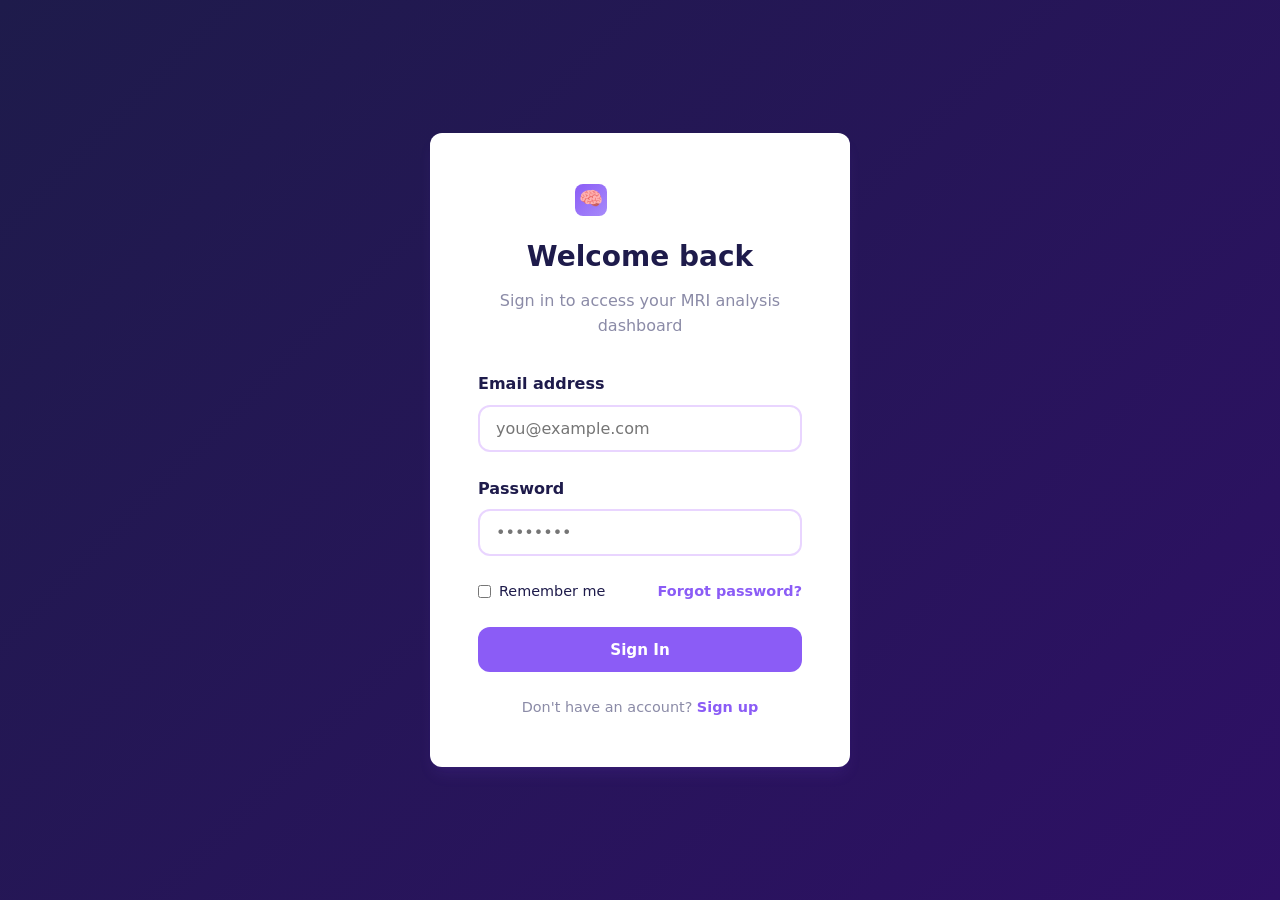
<file: index.html>
<!DOCTYPE html>
<html lang="en">
<head>
  <meta charset="UTF-8">
  <meta name="viewport" content="width=device-width, initial-scale=1.0">
  <title>KRA0S - MRI Analysis</title>
  <link rel="stylesheet" href="css/style.css">
</head>
<body>
  <script>
    if (!localStorage.getItem('neuroscan_user')) {
      window.location.href = 'login.html?redirect=' + encodeURIComponent('index.html');
    }
  </script>
  <nav class="navbar">
    <div class="nav-container">
      <a href="index.html" class="logo">
        <div class="logo-icon">🧠</div>
          <span>KRA0S</span>
      </a>
      
      <ul class="nav-links">
        <li><a href="index.html">Analysis</a></li>
        <li><a href="patients.html">Patients</a></li>
        <li><a href="about.html">About</a></li>
      </ul>
      
      <div class="nav-auth">
        <span id="navUserName" style="color: #cbd5e1; font-size: 0.9rem; margin-right: 1rem;"></span>
        <button class="btn btn-outline btn-sm" onclick="logout()">Sign Out</button>
      </div>
    </div>
  </nav>
  
  <section class="hero">
    <h1>AI-Powered MRI Analysis</h1>
    <p>Upload your MRI scans and get instant detailed analysis with our advanced neural network models.</p>
  </section>
  
  <main class="container">
    <div class="section-header">
      <h2>Pancreatic Tumor Analysis</h2>
      <p>Upload MRI scan for comprehensive pancreatic tumor characterization.</p>
    </div>
    
    <div class="card">
      <div class="form-row">
        <div class="form-group">
          <label for="patientSelect">Select Patient</label>
          <select id="patientSelect" required>
            <option value="">-- Select a patient --</option>
          </select>
          <a href="patients.html" style="font-size: 0.85rem; color: var(--primary); font-weight: 600;">+ Add New Patient</a>
        </div>
        <div class="form-group">
          <label for="openaiKey">OpenAI API Key <span style="color: var(--danger);">*</span></label>
          <input type="password" id="openaiKey" placeholder="sk-..." required style="font-family: monospace;">
        </div>
      </div>
      
      <div id="uploadZone" class="upload-zone">
        <div class="upload-icon">📁</div>
        <div class="upload-text">
          <strong>Click to upload</strong> or drag and drop your DICOM MRI image here
        </div>
        <div class="upload-text" style="font-size: 0.85rem;">
          Supported formats: DICOM, NIfTI, PNG, JPG, JPEG (Max 50MB)
        </div>
        <input type="file" id="mriFile" accept=".dcm,.nii,.nii.gz,image/*" style="display: none;">
      </div>
      
      <img id="imagePreview" class="image-preview hidden" alt="MRI Preview">
      
      <div id="analysisSection" class="hidden">
        <div class="patient-info-bar" id="patientInfoBar"></div>
        
        <div id="savedAnalysisSection" class="hidden" style="margin-bottom: 2rem;">
          <h3 class="analysis-section-title">Saved Analysis History</h3>
          <div id="savedAnalysisList"></div>
        </div>
        
        <h3 class="analysis-section-title">Parametric Maps</h3>
        <div class="parametric-grid" id="parametricMaps"></div>
        
        <h3 class="analysis-section-title">Persistence Diagrams</h3>
        <div class="persistence-container" id="persistenceDiagram"></div>
        
        <h3 class="analysis-section-title">Tumor Morphology</h3>
        <div class="morphology-grid" id="morphologyGrid"></div>
        
        <h3 class="analysis-section-title">Molecular Phenotype</h3>
        <div class="molecular-container" id="molecularPhenotype"></div>
        
        <h3 class="analysis-section-title">Surgical Metrics</h3>
        <div class="surgical-grid" id="surgicalMetrics"></div>
        
        <h3 class="analysis-section-title">Overall Confidence</h3>
        <div class="confidence-section" id="confidenceSection"></div>
        
        <div style="margin-top: 2rem; text-align: center;">
          <button class="btn btn-primary" onclick="resetUpload()">Upload New Image</button>
        </div>
      </div>
    </div>
    
    <div style="margin-top: 3rem;">
      <div class="stats-grid">
        <div class="stat-card">
          <div class="stat-value">2,847</div>
          <div class="stat-label">Scans Analyzed</div>
        </div>
        <div class="stat-card">
          <div class="stat-value">98.5%</div>
          <div class="stat-label">Accuracy Rate</div>
        </div>
        <div class="stat-card">
          <div class="stat-value">0.8s</div>
          <div class="stat-label">Avg. Processing</div>
        </div>
        <div class="stat-card">
          <div class="stat-value">24/7</div>
          <div class="stat-label">Availability</div>
        </div>
      </div>
    </div>
  </main>
  
  <footer class="footer">
    <p>KRA0S - Advanced Medical Imaging Analysis</p>
  </footer>
  
  <script src="js/main.js"></script>
  <script>
    document.addEventListener('DOMContentLoaded', () => {
      const user = JSON.parse(localStorage.getItem('neuroscan_user') || '{}');
      if (user.full_name) {
        document.getElementById('navUserName').textContent = user.full_name;
      }
      
      const params = new URLSearchParams(window.location.search);
      const patientId = params.get('patient');
      if (patientId) {
        const select = document.getElementById('patientSelect');
        if (select) {
          select.value = patientId;
        }
      }
    });
    
    function logout() {
      localStorage.removeItem('neuroscan_user');
      window.location.href = 'login.html';
    }
  </script>
</body>
</html>
</file>
<file: css/style.css>
:root {
  --primary: #8B5CF6;
  --primary-dark: #7C3AED;
  --secondary: #1E1B4B;
  --accent: #A78BFA;
  --bg: #FAF5FF;
  --card: #FFFFFF;
  --text: #1E1B4B;
  --text-muted: #8B8BA7;
  --border: #E9D5FF;
  --success: #A78BFA;
  --warning: #8B5CF6;
  --danger: #4C1D95;
  --shadow: 0 4px 6px -1px rgba(139,92,246,0.1), 0 2px 4px -2px rgba(139,92,246,0.1);
  --shadow-lg: 0 10px 15px -3px rgba(139,92,246,0.1), 0 4px 6px -4px rgba(139,92,246,0.1);
  --radius: 12px;
}

* {
  margin: 0;
  padding: 0;
  box-sizing: border-box;
}

body {
  font-family: 'Segoe UI', system-ui, -apple-system, sans-serif;
  background: var(--bg);
  color: var(--text);
  line-height: 1.6;
  min-height: 100vh;
}

a {
  text-decoration: none;
  color: inherit;
}

button {
  cursor: pointer;
  border: none;
  font-family: inherit;
}

/* Navigation */
.navbar {
  background: var(--secondary);
  color: white;
  padding: 1rem 2rem;
  position: sticky;
  top: 0;
  z-index: 100;
  box-shadow: var(--shadow-lg);
}

.nav-container {
  max-width: 1200px;
  margin: 0 auto;
  display: flex;
  justify-content: space-between;
  align-items: center;
}

.logo {
  font-size: 1.5rem;
  font-weight: 700;
  color: white;
  display: flex;
  align-items: center;
  gap: 0.5rem;
}

.logo-icon {
  width: 32px;
  height: 32px;
  background: linear-gradient(135deg, var(--primary), var(--accent));
  border-radius: 8px;
  display: flex;
  align-items: center;
  justify-content: center;
  font-size: 1.2rem;
}

.nav-links {
  display: flex;
  gap: 2rem;
  list-style: none;
}

.nav-links a {
  color: #cbd5e1;
  font-weight: 500;
  transition: color 0.2s;
  padding: 0.5rem 0;
  border-bottom: 2px solid transparent;
}

.nav-links a:hover,
.nav-links a.active {
  color: white;
  border-bottom-color: var(--accent);
}

.nav-auth {
  display: flex;
  gap: 1rem;
  align-items: center;
}

.btn {
  padding: 0.6rem 1.5rem;
  border-radius: var(--radius);
  font-weight: 600;
  font-size: 0.95rem;
  transition: all 0.2s;
  display: inline-flex;
  align-items: center;
  gap: 0.5rem;
}

.btn-primary {
  background: var(--primary);
  color: white;
}

.btn-primary:hover {
  background: var(--primary-dark);
  transform: translateY(-1px);
}

.btn-outline {
  background: transparent;
  color: white;
  border: 2px solid rgba(255,255,255,0.3);
}

.btn-outline:hover {
  border-color: white;
  background: rgba(255,255,255,0.1);
}

.btn-secondary {
  background: var(--secondary);
  color: white;
}

.btn-secondary:hover {
  background: #1E1B4B;
}

.btn-sm {
  padding: 0.4rem 1rem;
  font-size: 0.85rem;
}

/* Main Content */
.container {
  max-width: 1200px;
  margin: 0 auto;
  padding: 2rem;
}

/* Hero Section */
.hero {
  background: linear-gradient(135deg, var(--secondary) 0%, #2E1065 100%);
  color: white;
  padding: 4rem 2rem;
  text-align: center;
}

.hero h1 {
  font-size: 2.5rem;
  margin-bottom: 1rem;
  background: linear-gradient(to right, #fff, var(--accent));
  -webkit-background-clip: text;
  -webkit-text-fill-color: transparent;
  background-clip: text;
}

.hero p {
  font-size: 1.2rem;
  color: #cbd5e1;
  max-width: 600px;
  margin: 0 auto 2rem;
}

/* Cards */
.card {
  background: var(--card);
  border-radius: var(--radius);
  padding: 2rem;
  box-shadow: var(--shadow);
  border: 1px solid var(--border);
}

.card-title {
  font-size: 1.25rem;
  font-weight: 600;
  margin-bottom: 1rem;
  color: var(--secondary);
}

/* Upload Section */
.upload-zone {
  border: 3px dashed var(--border);
  border-radius: var(--radius);
  padding: 3rem;
  text-align: center;
  cursor: pointer;
  transition: all 0.3s;
  background: #FAF5FF;
}

.upload-zone:hover,
.upload-zone.dragover {
  border-color: var(--primary);
  background: #F5F3FF;
}

.upload-zone.dragover {
  transform: scale(1.01);
}

.upload-icon {
  font-size: 3rem;
  margin-bottom: 1rem;
  opacity: 0.7;
}

.upload-text {
  color: var(--text-muted);
  margin-bottom: 1rem;
}

.upload-text strong {
  color: var(--primary);
}

/* Analysis Results */
.analysis-grid {
  display: grid;
  grid-template-columns: repeat(auto-fit, minmax(280px, 1fr));
  gap: 1.5rem;
  margin-top: 2rem;
}

.analysis-item {
  background: linear-gradient(135deg, #FAF5FF 0%, #F5F3FF 100%);
  border-radius: var(--radius);
  padding: 1.5rem;
  border-left: 4px solid var(--primary);
  transition: transform 0.2s, box-shadow 0.2s;
}

.analysis-item:hover {
  transform: translateY(-2px);
  box-shadow: var(--shadow);
}

.analysis-label {
  font-size: 0.85rem;
  color: var(--text-muted);
  text-transform: uppercase;
  letter-spacing: 0.5px;
  margin-bottom: 0.5rem;
}

.analysis-value {
  font-size: 1.5rem;
  font-weight: 700;
  color: var(--secondary);
}

.analysis-value.normal {
  color: var(--success);
}

.analysis-value.warning {
  color: var(--warning);
}

.analysis-value.danger {
  color: var(--danger);
}

/* Parametric Maps */
.patient-info-bar {
  background: linear-gradient(135deg, var(--secondary) 0%, #2E1065 100%);
  color: white;
  border-radius: var(--radius);
  padding: 1.5rem 2rem;
  margin-bottom: 2rem;
  display: flex;
  justify-content: space-between;
  align-items: center;
  flex-wrap: wrap;
  gap: 1rem;
}

.patient-info-item {
  display: flex;
  flex-direction: column;
  gap: 0.25rem;
}

.patient-info-label {
  font-size: 0.75rem;
  text-transform: uppercase;
  letter-spacing: 0.5px;
  opacity: 0.7;
}

.patient-info-value {
  font-size: 1.1rem;
  font-weight: 600;
}

.patient-info-value.highlight {
  color: var(--accent);
}

.parametric-grid {
  display: grid;
  grid-template-columns: repeat(auto-fit, minmax(250px, 1fr));
  gap: 1.5rem;
  margin-top: 1.5rem;
}

.parametric-card {
  background: var(--card);
  border-radius: var(--radius);
  padding: 1.5rem;
  box-shadow: var(--shadow);
  border: 1px solid var(--border);
}

.parametric-title {
  font-size: 0.9rem;
  font-weight: 600;
  color: var(--text-muted);
  margin-bottom: 1rem;
  text-transform: uppercase;
  letter-spacing: 0.5px;
}

.chart-bars {
  display: flex;
  align-items: flex-end;
  gap: 8px;
  height: 120px;
  padding-top: 1rem;
}

.chart-bar-wrapper {
  flex: 1;
  display: flex;
  flex-direction: column;
  align-items: center;
  gap: 0.5rem;
}

.chart-bar {
  width: 100%;
  background: linear-gradient(180deg, var(--primary) 0%, var(--accent) 100%);
  border-radius: 6px 6px 0 0;
  min-height: 4px;
  transition: all 0.3s;
}

.chart-bar:hover {
  opacity: 0.8;
  transform: scaleY(1.05);
  transform-origin: bottom;
}

.chart-bar-label {
  font-size: 0.7rem;
  color: var(--text-muted);
}

.chart-bar-value {
  font-size: 0.75rem;
  font-weight: 600;
  color: var(--secondary);
}

/* Persistence Diagram */
.persistence-container {
  background: var(--card);
  border-radius: var(--radius);
  padding: 2rem;
  box-shadow: var(--shadow);
  border: 1px solid var(--border);
  margin-top: 1.5rem;
}

.persistence-title {
  font-size: 1rem;
  font-weight: 600;
  color: var(--secondary);
  margin-bottom: 1rem;
}

.persistence-diagram {
  display: grid;
  grid-template-columns: repeat(8, 1fr);
  gap: 4px;
  aspect-ratio: 1;
  max-width: 300px;
  margin: 0 auto;
}

.persistence-dot {
  border-radius: 50%;
  aspect-ratio: 1;
  transition: all 0.2s;
}

.persistence-dot:hover {
  transform: scale(1.3);
}

.persistence-legend {
  display: flex;
  justify-content: center;
  gap: 2rem;
  margin-top: 1rem;
  font-size: 0.85rem;
  color: var(--text-muted);
}

.persistence-legend-item {
  display: flex;
  align-items: center;
  gap: 0.5rem;
}

.legend-dot {
  width: 12px;
  height: 12px;
  border-radius: 50%;
}

/* Morphology Section */
.morphology-grid {
  display: grid;
  grid-template-columns: repeat(auto-fit, minmax(300px, 1fr));
  gap: 1.5rem;
  margin-top: 1.5rem;
}

.morphology-card {
  background: var(--card);
  border-radius: var(--radius);
  padding: 1.5rem;
  box-shadow: var(--shadow);
  border: 1px solid var(--border);
}

.morphology-header {
  display: flex;
  justify-content: space-between;
  align-items: center;
  margin-bottom: 1rem;
}

.morphology-title {
  font-size: 0.9rem;
  font-weight: 600;
  color: var(--text-muted);
  text-transform: uppercase;
  letter-spacing: 0.5px;
}

.morphology-badge {
  padding: 0.25rem 0.75rem;
  border-radius: 9999px;
  font-size: 0.8rem;
  font-weight: 600;
}

.morphology-bar {
  height: 8px;
  background: var(--border);
  border-radius: 4px;
  overflow: hidden;
  margin-bottom: 0.5rem;
}

.morphology-bar-fill {
  height: 100%;
  border-radius: 4px;
  transition: width 1s ease;
}

.morphology-value {
  font-size: 1.1rem;
  font-weight: 700;
  color: var(--secondary);
}

.morphology-range {
  font-size: 0.85rem;
  color: var(--text-muted);
}

/* Surgical Metrics */
.surgical-grid {
  display: grid;
  grid-template-columns: repeat(auto-fit, minmax(280px, 1fr));
  gap: 1.5rem;
  margin-top: 1.5rem;
}

.surgical-card {
  background: linear-gradient(135deg, #FAF5FF 0%, #F5F3FF 100%);
  border-radius: var(--radius);
  padding: 1.5rem;
  border: 1px solid var(--border);
  transition: transform 0.2s;
}

.surgical-card:hover {
  transform: translateY(-2px);
  box-shadow: var(--shadow);
}

.surgical-header {
  display: flex;
  justify-content: space-between;
  align-items: center;
  margin-bottom: 1rem;
}

.surgical-title {
  font-size: 0.9rem;
  font-weight: 600;
  color: var(--text-muted);
  text-transform: uppercase;
  letter-spacing: 0.5px;
}

.surgical-badge {
  padding: 0.25rem 0.75rem;
  border-radius: 9999px;
  font-size: 0.8rem;
  font-weight: 600;
}

.surgical-value {
  font-size: 1.75rem;
  font-weight: 700;
  color: var(--secondary);
  margin-bottom: 0.25rem;
}

.surgical-label {
  font-size: 0.85rem;
  color: var(--text-muted);
}

.surgical-finding {
  margin-top: 1rem;
  padding: 0.75rem;
  background: white;
  border-radius: 8px;
  font-size: 0.85rem;
  color: var(--text-muted);
  border-left: 3px solid var(--accent);
}

/* Molecular Phenotype */
.molecular-container {
  background: var(--card);
  border-radius: var(--radius);
  padding: 2rem;
  box-shadow: var(--shadow);
  border: 1px solid var(--border);
  margin-top: 1.5rem;
}

.molecular-title {
  font-size: 1.1rem;
  font-weight: 600;
  color: var(--secondary);
  margin-bottom: 1.5rem;
}

.molecular-grid {
  display: grid;
  grid-template-columns: repeat(auto-fit, minmax(280px, 1fr));
  gap: 1rem;
}

.molecular-item {
  display: flex;
  justify-content: space-between;
  align-items: center;
  padding: 1rem;
  background: #FAF5FF;
  border-radius: 8px;
  border: 1px solid var(--border);
}

.molecular-name {
  font-weight: 600;
  color: var(--secondary);
}

.molecular-expression {
  display: flex;
  align-items: center;
  gap: 0.75rem;
}

.molecular-bar-mini {
  width: 80px;
  height: 6px;
  background: var(--border);
  border-radius: 3px;
  overflow: hidden;
}

.molecular-bar-fill {
  height: 100%;
  border-radius: 3px;
}

.molecular-value {
  font-weight: 600;
  font-size: 0.9rem;
  min-width: 40px;
  text-align: right;
}

.kras-badge {
  display: inline-flex;
  align-items: center;
  gap: 0.5rem;
  padding: 0.5rem 1rem;
  border-radius: var(--radius);
  font-weight: 700;
  font-size: 1rem;
  margin-top: 1rem;
}

.kras-badge.positive {
  background: #E9D5FF;
  color: #5B21B6;
}

.kras-badge.wild-type {
  background: #F5F3FF;
  color: var(--text-muted);
}

/* Overall Confidence */
.confidence-section {
  background: linear-gradient(135deg, var(--secondary) 0%, #2E1065 100%);
  border-radius: var(--radius);
  padding: 2.5rem;
  color: white;
  margin-top: 2rem;
  text-align: center;
}

.confidence-title {
  font-size: 1.25rem;
  font-weight: 600;
  margin-bottom: 1.5rem;
  opacity: 0.9;
}

.confidence-display {
  display: flex;
  align-items: center;
  justify-content: center;
  gap: 2rem;
  flex-wrap: wrap;
}

.confidence-ring {
  position: relative;
  width: 160px;
  height: 160px;
}

.confidence-ring svg {
  transform: rotate(-90deg);
}

.confidence-ring-bg {
  fill: none;
  stroke: rgba(255,255,255,0.1);
  stroke-width: 12;
}

.confidence-ring-fill {
  fill: none;
  stroke: var(--accent);
  stroke-width: 12;
  stroke-linecap: round;
  stroke-dasharray: 440;
  stroke-dashoffset: 440;
  transition: stroke-dashoffset 1.5s ease;
}

.confidence-value {
  position: absolute;
  top: 50%;
  left: 50%;
  transform: translate(-50%, -50%);
  text-align: center;
}

.confidence-percent {
  font-size: 2.5rem;
  font-weight: 700;
  display: block;
  line-height: 1;
}

.confidence-label {
  font-size: 0.85rem;
  opacity: 0.8;
}

.confidence-details {
  display: grid;
  grid-template-columns: repeat(2, 1fr);
  gap: 1rem;
  text-align: left;
}

.confidence-detail-item {
  background: rgba(255,255,255,0.1);
  padding: 1rem;
  border-radius: 8px;
}

.confidence-detail-label {
  font-size: 0.8rem;
  opacity: 0.7;
  margin-bottom: 0.25rem;
}

.confidence-detail-value {
  font-size: 1.1rem;
  font-weight: 600;
}

.confidence-reason {
  margin-top: 1.5rem;
  padding: 1rem;
  background: rgba(255,255,255,0.1);
  border-radius: 8px;
  font-size: 0.95rem;
  line-height: 1.6;
  text-align: left;
  max-width: 600px;
  margin-left: auto;
  margin-right: auto;
}

.confidence-reason strong {
  color: var(--accent);
}

/* Section titles within analysis */
.analysis-section-title {
  font-size: 1.25rem;
  font-weight: 600;
  color: var(--secondary);
  margin: 2.5rem 0 1rem;
  padding-bottom: 0.75rem;
  border-bottom: 2px solid var(--border);
}

.analysis-section-title:first-of-type {
  margin-top: 0;
}

/* Patient Table */
.table-container {
  overflow-x: auto;
  border-radius: var(--radius);
  box-shadow: var(--shadow);
}

table {
  width: 100%;
  border-collapse: collapse;
  background: var(--card);
}

th,
td {
  padding: 1rem;
  text-align: left;
  border-bottom: 1px solid var(--border);
}

th {
  background: var(--secondary);
  color: white;
  font-weight: 600;
  font-size: 0.9rem;
  text-transform: uppercase;
  letter-spacing: 0.5px;
}

tr:hover {
  background: #FAF5FF;
}

/* Carousel */
.image-preview {
  max-width: 100%;
  border-radius: var(--radius);
  box-shadow: var(--shadow);
  margin-top: 1rem;
}

/* Forms */
.form-group {
  margin-bottom: 1.5rem;
}

.form-group label {
  display: block;
  margin-bottom: 0.5rem;
  font-weight: 600;
  color: var(--secondary);
}

.form-group input,
.form-group select,
.form-group textarea {
  width: 100%;
  padding: 0.75rem 1rem;
  border: 2px solid var(--border);
  border-radius: var(--radius);
  font-size: 1rem;
  font-family: inherit;
  transition: border-color 0.2s;
}

.form-group input:focus,
.form-group select:focus,
.form-group textarea:focus {
  outline: none;
  border-color: var(--primary);
}

/* Tables */
.table-container {
  overflow-x: auto;
  border-radius: var(--radius);
  box-shadow: var(--shadow);
}

table {
  width: 100%;
  border-collapse: collapse;
  background: var(--card);
}

th,
td {
  padding: 1rem;
  text-align: left;
  border-bottom: 1px solid var(--border);
}

th {
  background: var(--secondary);
  color: white;
  font-weight: 600;
  font-size: 0.9rem;
  text-transform: uppercase;
  letter-spacing: 0.5px;
}

tr:hover {
  background: #FAF5FF;
}

.badge {
  padding: 0.25rem 0.75rem;
  border-radius: 9999px;
  font-size: 0.8rem;
  font-weight: 600;
  display: inline-block;
}

.badge-success {
  background: #E9D5FF;
  color: #5B21B6;
}

.badge-warning {
  background: #F5D0FE;
  color: #A21CAF;
}

.badge-danger {
  background: #DDD6FE;
  color: #4C1D95;
}

/* Carousel */
.carousel-container {
  position: relative;
  overflow: hidden;
  border-radius: var(--radius);
}

.carousel-track {
  display: flex;
  transition: transform 0.5s ease;
}

.carousel-slide {
  min-width: 100%;
  padding: 2rem;
}

.researcher-card {
  background: linear-gradient(135deg, #8B5CF6 0%, #7C3AED 100%);
  color: white;
  border-radius: var(--radius);
  padding: 2.5rem;
  text-align: center;
  max-width: 600px;
  margin: 0 auto;
  box-shadow: var(--shadow-lg);
}

.researcher-avatar {
  width: 120px;
  height: 120px;
  border-radius: 50%;
  background: rgba(255,255,255,0.2);
  margin: 0 auto 1.5rem;
  display: flex;
  align-items: center;
  justify-content: center;
  font-size: 3rem;
  border: 4px solid rgba(255,255,255,0.3);
}

.researcher-name {
  font-size: 1.5rem;
  font-weight: 700;
  margin-bottom: 0.5rem;
}

.researcher-role {
  font-size: 1rem;
  opacity: 0.9;
  margin-bottom: 1rem;
}

.researcher-bio {
  opacity: 0.8;
  line-height: 1.6;
}

.carousel-btn {
  position: absolute;
  top: 50%;
  transform: translateY(-50%);
  background: rgba(255,255,255,0.9);
  border: none;
  width: 48px;
  height: 48px;
  border-radius: 50%;
  font-size: 1.5rem;
  cursor: pointer;
  box-shadow: var(--shadow);
  transition: all 0.2s;
  z-index: 10;
}

.carousel-btn:hover {
  background: white;
  transform: translateY(-50%) scale(1.1);
}

.carousel-btn.prev {
  left: 1rem;
}

.carousel-btn.next {
  right: 1rem;
}

.carousel-dots {
  display: flex;
  justify-content: center;
  gap: 0.5rem;
  margin-top: 1.5rem;
}

.carousel-dot {
  width: 12px;
  height: 12px;
  border-radius: 50%;
  border: none;
  background: var(--border);
  cursor: pointer;
  transition: all 0.2s;
}

.carousel-dot.active {
  background: var(--primary);
  transform: scale(1.2);
}

/* Login Page */
.login-wrapper {
  min-height: 100vh;
  display: flex;
  align-items: center;
  justify-content: center;
  background: linear-gradient(135deg, var(--secondary) 0%, #2E1065 100%);
  padding: 2rem;
}

.login-card {
  background: var(--card);
  border-radius: var(--radius);
  padding: 3rem;
  width: 100%;
  max-width: 420px;
  box-shadow: var(--shadow-lg);
}

.login-header {
  text-align: center;
  margin-bottom: 2rem;
}

.login-header h1 {
  font-size: 1.75rem;
  color: var(--secondary);
  margin-bottom: 0.5rem;
}

.login-header p {
  color: var(--text-muted);
}

.login-footer {
  text-align: center;
  margin-top: 1.5rem;
  color: var(--text-muted);
  font-size: 0.9rem;
}

.login-footer a {
  color: var(--primary);
  font-weight: 600;
}

/* Sections */
.section-header {
  margin-bottom: 2rem;
}

.section-header h2 {
  font-size: 2rem;
  color: var(--secondary);
  margin-bottom: 0.5rem;
}

.section-header p {
  color: var(--text-muted);
  font-size: 1.1rem;
}

/* Stats Grid */
.stats-grid {
  display: grid;
  grid-template-columns: repeat(auto-fit, minmax(200px, 1fr));
  gap: 1.5rem;
  margin-bottom: 2rem;
}

.stat-card {
  background: linear-gradient(135deg, var(--primary) 0%, var(--primary-dark) 100%);
  color: white;
  padding: 1.5rem;
  border-radius: var(--radius);
  text-align: center;
}

.stat-value {
  font-size: 2rem;
  font-weight: 700;
  margin-bottom: 0.25rem;
}

.stat-label {
  font-size: 0.9rem;
  opacity: 0.9;
}

/* About Section */
.about-content {
  max-width: 800px;
  margin: 0 auto;
  text-align: center;
}

.about-content p {
  font-size: 1.1rem;
  line-height: 1.8;
  color: var(--text-muted);
  margin-bottom: 1rem;
}

/* Footer */
.footer {
  background: var(--secondary);
  color: #cbd5e1;
  padding: 2rem;
  text-align: center;
  margin-top: auto;
}

/* Responsive */
@media (max-width: 768px) {
  .nav-links {
    display: none;
  }

  .hero h1 {
    font-size: 1.75rem;
  }

  .container {
    padding: 1rem;
  }

  .analysis-grid {
    grid-template-columns: 1fr;
  }

  .stats-grid {
    grid-template-columns: repeat(2, 1fr);
  }
}

/* Hidden utility */
.hidden {
  display: none !important;
}

/* Loading spinner */
.spinner {
  width: 40px;
  height: 40px;
  border: 4px solid var(--border);
  border-top-color: var(--primary);
  border-radius: 50%;
  animation: spin 1s linear infinite;
  margin: 2rem auto;
}

@keyframes spin {
  to {
    transform: rotate(360deg);
  }
}

/* Toast notification */
.toast {
  position: fixed;
  bottom: 2rem;
  right: 2rem;
  background: var(--secondary);
  color: white;
  padding: 1rem 1.5rem;
  border-radius: var(--radius);
  box-shadow: var(--shadow-lg);
  transform: translateY(100px);
  opacity: 0;
  transition: all 0.3s ease;
  z-index: 1000;
}

.toast.show {
  transform: translateY(0);
  opacity: 1;
}

.toast.success {
  border-left: 4px solid var(--success);
}

.toast.error {
  border-left: 4px solid var(--danger);
}

/* Modal */
.modal {
  position: fixed;
  top: 0;
  left: 0;
  width: 100%;
  height: 100%;
  background: rgba(0,0,0,0.5);
  display: flex;
  align-items: center;
  justify-content: center;
  z-index: 200;
  padding: 2rem;
}

.modal-content {
  background: var(--card);
  border-radius: var(--radius);
  padding: 2rem;
  width: 100%;
  max-width: 500px;
  max-height: 90vh;
  overflow-y: auto;
  box-shadow: var(--shadow-lg);
}

.modal-header {
  display: flex;
  justify-content: space-between;
  align-items: center;
  margin-bottom: 1.5rem;
}

.modal-header h3 {
  color: var(--secondary);
  margin: 0;
}

.modal-close {
  background: none;
  border: none;
  font-size: 1.75rem;
  color: var(--text-muted);
  cursor: pointer;
  line-height: 1;
}

.modal-close:hover {
  color: var(--text);
}

.form-row {
  display: grid;
  grid-template-columns: 1fr 1fr;
  gap: 1rem;
}
</file>
